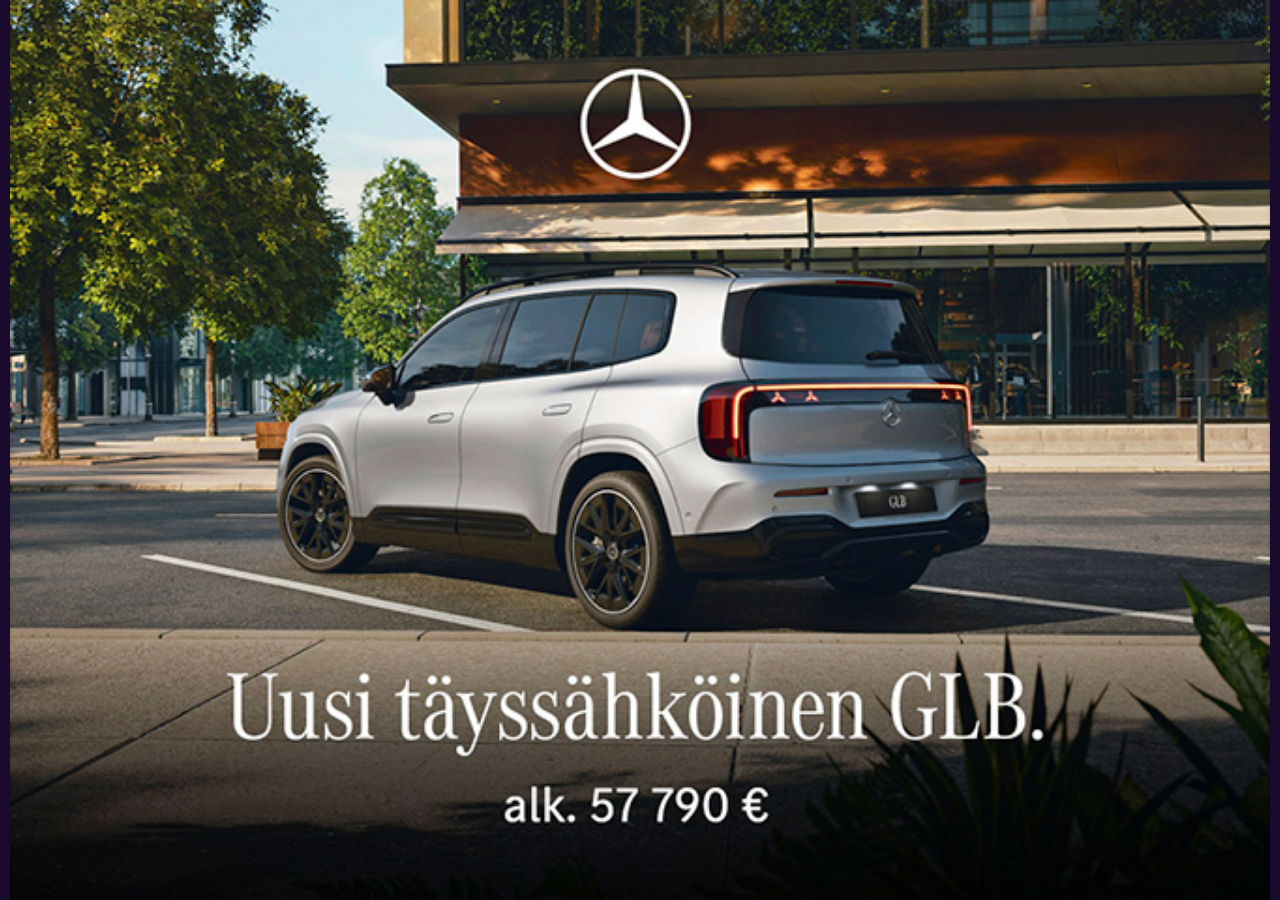
<file: index.html>
<!DOCTYPE html>
<html lang="fi">
<head>
<meta charset="UTF-8">
<meta name="viewport" content="width=device-width, initial-scale=1.0">
<title>Proscreen DS — BrightSign Test</title>
<script src="lib/hls.min.js"></script>
<style>
*, *::before, *::after {
  margin: 0;
  padding: 0;
  box-sizing: border-box;
}

html, body {
  width: 100%;
  height: 100%;
  overflow: hidden;
  background: #1a0a2e;
  font-family: Arial, Helvetica, sans-serif;
  cursor: none;
  -webkit-user-select: none;
  user-select: none;
}

#stage {
  position: fixed;
  top: 0;
  left: 0;
  width: 100%;
  height: 100%;
  background: #1a0a2e;
}

.slide {
  position: absolute;
  top: 0;
  left: 0;
  width: 100%;
  height: 100%;
  opacity: 0;
  transition: opacity 0.6s ease-in-out;
  display: flex;
  align-items: center;
  justify-content: center;
  background: #1a0a2e;
}

.slide.active {
  opacity: 1;
}

.slide canvas,
.slide img,
.slide video {
  width: 100%;
  height: 100%;
  object-fit: contain;
  display: block;
}

/* Diagnostics overlay */
#diagnostics {
  position: fixed;
  bottom: 16px;
  right: 16px;
  background: rgba(0, 0, 0, 0.7);
  color: #0f0;
  font-family: 'Courier New', monospace;
  font-size: 13px;
  line-height: 1.5;
  padding: 12px 16px;
  border-radius: 6px;
  border: 1px solid rgba(0, 255, 0, 0.3);
  z-index: 9999;
  display: none;
  min-width: 320px;
}

#diagnostics.visible {
  display: block;
}

#diagnostics dt {
  color: #0a0;
  float: left;
  clear: left;
  width: 170px;
}

#diagnostics dd {
  margin-left: 175px;
  color: #0f0;
}

/* Fallback / error screen */
#fallback {
  position: fixed;
  top: 0;
  left: 0;
  width: 100%;
  height: 100%;
  background: linear-gradient(135deg, #1a1a2e 0%, #16213e 50%, #0f3460 100%);
  display: flex;
  align-items: center;
  justify-content: center;
  z-index: 100;
  opacity: 0;
  pointer-events: none;
  transition: opacity 0.3s;
}

#fallback.visible {
  opacity: 1;
}

#fallback span {
  color: #fff;
  font-size: 48px;
  font-weight: bold;
  letter-spacing: 4px;
  text-transform: uppercase;
}
</style>
</head>
<body>

<div id="stage"></div>

<div id="fallback">
  <span>PROSCREEN</span>
</div>

<div id="diagnostics">
  <dl>
    <dt>Uptime:</dt><dd id="d-uptime">—</dd>
    <dt>Luuppikierrokset:</dt><dd id="d-loops">0</dd>
    <dt>Aika:</dt><dd id="d-time">—</dd>
    <dt>Muisti (MB):</dt><dd id="d-memory">—</dd>
    <dt>Viim. vaihto:</dt><dd id="d-lastswitch">—</dd>
    <dt>Nykyinen slot:</dt><dd id="d-current">—</dd>
    <dt>Versio:</dt><dd id="d-version">—</dd>
    <dt>Päivitys:</dt><dd id="d-update">—</dd>
  </dl>
</div>

<script>
(function() {
  'use strict';

  // ─── Configuration ───────────────────────────────────────────
  var VERSION        = '__BUILD_TIMESTAMP__';  // Replaced by CI; stays as-is in dev
  var SLIDE_DURATION = 6000;       // 6 seconds per slide
  var RELOAD_HOUR    = 3;          // Auto-reload at 03:00
  var UPDATE_CHECK_INTERVAL = 2 * 60 * 1000;  // Check for new version every 2 min

  window.PROSCREEN_VERSION = VERSION;

  // ─── Slide playlist ─────────────────────────────────────────
  // Muokkaa tätä taulukkoa lisätäksesi omia kuvia ja videoita.
  //
  // Tuetut tyypit:
  //   { type: 'image',            name: '...', src: 'assets/kuva.jpg' }
  //   { type: 'video',            name: '...', src: 'assets/video.mp4' }
  //   { type: 'canvas',           name: '...', render: function(ctx, w, h) { ... } }
  //   { type: 'canvas-animation', name: '...', render: function(ctx, w, h, t) { ... } }
  //   { type: 'iframe',           name: '...', src: 'https://example.com/html5-content' }
  //
  // Per-slide duration: lisää 'duration' (ms) ylikirjoittaaksesi SLIDE_DURATION.
  //
  var PLAYLIST = [
    {
      type: 'image',
      name: 'Testikuva (JPG)',
      src: 'test-image.jpg'
    },
    {
      type: 'iframe',
      name: 'Asiakkaan ZIP 2',
      src: 'assets/customer-zip-2/index.html',
      duration: 15000
    },
    {
      type: 'video',
      name: 'Testivideo (MP4)',
      src: 'test-video.mp4'
    },
    {
      type: 'iframe',
      name: 'ZIP PACKAGE TEST',
      src: 'assets/test-dynamic/index.html',
      duration: 15000
    },
    {
      type: 'iframe',
      name: 'Web Redirect — Mediapocket',
      src: 'https://ksml.cdn.mediapocket.fi/5ll3yKtClk0LsGajl7eq/5ll3yKtClk0LsGajl7eq-original',
      duration: 10000
    },
    {
      type: 'iframe',
      name: 'Asiakkaan ZIP 1',
      src: 'assets/customer-zip-1/index.html',
      duration: 15000
    },
    {
      type: 'canvas',
      name: 'Värigradi',
      render: function(ctx, w, h) {
        var grad = ctx.createLinearGradient(0, 0, w, h);
        grad.addColorStop(0, '#ff0000');
        grad.addColorStop(0.17, '#ff8800');
        grad.addColorStop(0.33, '#ffff00');
        grad.addColorStop(0.5, '#00ff00');
        grad.addColorStop(0.67, '#0088ff');
        grad.addColorStop(0.83, '#8800ff');
        grad.addColorStop(1, '#ff00ff');
        ctx.fillStyle = grad;
        ctx.fillRect(0, 0, w, h);
        ctx.fillStyle = '#fff';
        ctx.font = 'bold 36px Arial';
        ctx.textAlign = 'center';
        ctx.fillText('PROSCREEN TEST — Värigradi', w / 2, h / 2);
        ctx.font = '20px Arial';
        ctx.fillText('Renderöintitesti: RGB-gradientti', w / 2, h / 2 + 50);
      }
    },
    {
      type: 'canvas',
      name: 'Kontrasti',
      render: function(ctx, w, h) {
        ctx.fillStyle = '#000';
        ctx.fillRect(0, 0, w, h);
        ctx.fillStyle = '#fff';
        ctx.font = 'bold 72px Arial';
        ctx.textAlign = 'center';
        ctx.textBaseline = 'middle';
        ctx.fillText('PROSCREEN', w / 2, h / 2 - 60);
        ctx.font = '36px Arial';
        ctx.fillText('Kontrastitesti — Valkoinen / Musta', w / 2, h / 2 + 30);
        for (var i = 0; i < 16; i++) {
          var gray = Math.round((i / 15) * 255);
          ctx.fillStyle = 'rgb(' + gray + ',' + gray + ',' + gray + ')';
          ctx.fillRect((w / 16) * i, h - 80, w / 16, 60);
        }
        ctx.fillStyle = '#888';
        ctx.font = '14px Arial';
        ctx.fillText('Harmaasävy 0–255', w / 2, h - 90);
      }
    },
    {
      type: 'canvas-animation',
      name: 'Animaatio 1 — Liikkuva palkki',
      render: function(ctx, w, h, t) {
        ctx.fillStyle = '#111';
        ctx.fillRect(0, 0, w, h);
        var barCount = 8;
        var barH = h / barCount;
        for (var i = 0; i < barCount; i++) {
          var hue = ((t / 20) + i * 45) % 360;
          var offset = Math.sin((t / 1000) + i * 0.8) * (w * 0.3);
          ctx.fillStyle = 'hsl(' + hue + ', 80%, 50%)';
          ctx.fillRect(w / 2 - 200 + offset, i * barH + 4, 400, barH - 8);
        }
        ctx.fillStyle = '#fff';
        ctx.font = 'bold 28px Arial';
        ctx.textAlign = 'center';
        ctx.fillText('ANIMAATIOTESTI 1 — Liikkuva grafiikka', w / 2, 50);
      }
    },
    {
      type: 'canvas-animation',
      name: 'Animaatio 2 — Pyörivät ympyrät',
      render: function(ctx, w, h, t) {
        ctx.fillStyle = '#1a0a2e';
        ctx.fillRect(0, 0, w, h);
        var cx = w / 2;
        var cy = h / 2;
        var count = 12;
        for (var i = 0; i < count; i++) {
          var angle = (i / count) * Math.PI * 2 + t / 1500;
          var radius = 180 + Math.sin(t / 800 + i) * 40;
          var x = cx + Math.cos(angle) * radius;
          var y = cy + Math.sin(angle) * radius;
          var size = 30 + Math.sin(t / 600 + i * 0.5) * 15;
          var hue = (i / count) * 360;
          ctx.beginPath();
          ctx.arc(x, y, size, 0, Math.PI * 2);
          ctx.fillStyle = 'hsl(' + hue + ', 90%, 60%)';
          ctx.fill();
        }
        ctx.fillStyle = '#fff';
        ctx.font = 'bold 28px Arial';
        ctx.textAlign = 'center';
        ctx.fillText('ANIMAATIOTESTI 2 — Pyörivät elementit', cx, 50);
        ctx.font = '20px Arial';
        ctx.fillStyle = 'rgba(255,255,255,0.5)';
        ctx.fillText('Canvas requestAnimationFrame', cx, h - 40);
      }
    }
  ];

  // ─── State ───────────────────────────────────────────────────
  var startTime       = Date.now();
  var loopCount       = 0;
  var currentIndex    = -1;
  var lastSwitchTime  = null;
  var slideElements   = [];
  var timerHandle     = null;
  var diagInterval    = null;
  var reloadScheduled = false;

  // ─── Graceful update state ─────────────────────────────────
  var updateInProgress = false;
  var pendingUpdate    = false;
  var preloadIframe    = null;

  // ─── Debug mode via URL param ────────────────────────────────
  var params    = new URLSearchParams(window.location.search);
  var debugMode = params.get('debug') === 'true';
  var isPreloadCopy = params.get('noupdate') === 'true';
  var diagEl    = document.getElementById('diagnostics');
  if (debugMode) {
    diagEl.classList.add('visible');
  }

  // ─── DOM Setup ──────────────────────────────────────────────
  var stage = document.getElementById('stage');

  // Canvas fallback renderer for failed image/video loads
  function renderFallbackCanvas(ctx, w, h, name) {
    ctx.fillStyle = '#1a1a2e';
    ctx.fillRect(0, 0, w, h);
    ctx.strokeStyle = '#e94560';
    ctx.lineWidth = 4;
    ctx.strokeRect(20, 20, w - 40, h - 40);
    ctx.fillStyle = '#fff';
    ctx.font = 'bold 40px Arial';
    ctx.textAlign = 'center';
    ctx.textBaseline = 'middle';
    ctx.fillText('PROSCREEN', w / 2, h / 2 - 30);
    ctx.font = '24px Arial';
    ctx.fillStyle = '#e94560';
    ctx.fillText(name || 'Aineisto ei saatavilla', w / 2, h / 2 + 20);
  }

  // ─── Cache-busting for local assets ────────────────────────
  function bustCache(src) {
    if (src.indexOf('://') !== -1) return src;
    return src + (src.indexOf('?') === -1 ? '?' : '&') + '_v=' + VERSION;
  }

  function createSlideElements() {
    for (var i = 0; i < PLAYLIST.length; i++) {
      var slide = PLAYLIST[i];
      var div = document.createElement('div');
      div.className = 'slide';
      var se = { el: div, animFrameId: null, canvas: null, ctx: null, img: null, video: null, iframe: null };

      if (slide.type === 'image') {
        // Image slide with fallback canvas behind it
        var canvas = document.createElement('canvas');
        canvas.width = 1920;
        canvas.height = 1080;
        var ctx = canvas.getContext('2d');
        // Start with dark violet canvas; show fallback only on error
        ctx.fillStyle = '#1a0a2e';
        ctx.fillRect(0, 0, 1920, 1080);
        div.appendChild(canvas);
        se.canvas = canvas;
        se.ctx = ctx;

        var img = new Image();
        img.style.cssText = 'position:absolute;top:0;left:0;width:100%;height:100%;object-fit:contain;';
        img.alt = slide.name;
        img.src = bustCache(slide.src);
        img.onerror = (function(c, cx, name) {
          return function() {
            renderFallbackCanvas(cx, 1920, 1080, name);
            this.style.display = 'none';
          };
        })(canvas, ctx, slide.name);
        div.appendChild(img);
        se.img = img;

      } else if (slide.type === 'iframe') {
        // iframe slide — iframe luodaan dynaamisesti aktivoinnissa (muistinhallinta)
        var canvas = document.createElement('canvas');
        canvas.width = 1920;
        canvas.height = 1080;
        var ctx = canvas.getContext('2d');
        ctx.fillStyle = '#1a0a2e';
        ctx.fillRect(0, 0, 1920, 1080);
        div.appendChild(canvas);
        se.canvas = canvas;
        se.ctx = ctx;
        se.iframeSrc = slide.src;
        se.iframeName = slide.name;
        se.iframe = null;

      } else if (slide.type === 'video') {
        // Video slide with fallback canvas behind it
        var canvas = document.createElement('canvas');
        canvas.width = 1920;
        canvas.height = 1080;
        var ctx = canvas.getContext('2d');
        ctx.fillStyle = '#1a0a2e';
        ctx.fillRect(0, 0, 1920, 1080);
        div.appendChild(canvas);
        se.canvas = canvas;
        se.ctx = ctx;

        var video = document.createElement('video');
        video.style.cssText = 'position:absolute;top:0;left:0;width:100%;height:100%;object-fit:contain;';
        video.muted = true;
        video.autoplay = false; // We control play/pause manually
        video.playsInline = true;
        video.setAttribute('playsinline', '');
        video.preload = 'auto';
        video.loop = false;
        video.onerror = (function(cx, name) {
          return function() {
            renderFallbackCanvas(cx, 1920, 1080, name);
            this.style.display = 'none';
          };
        })(ctx, slide.name);

        // HLS stream support (.m3u8)
        var isHLS = /\.m3u8($|\?)/.test(slide.src);
        if (isHLS && typeof Hls !== 'undefined' && Hls.isSupported()) {
          var hls = new Hls();
          hls.loadSource(slide.src);
          hls.attachMedia(video);
          hls.on(Hls.Events.ERROR, function(event, data) {
            console.warn('[HLS] Error:', data.type, data.details);
          });
          se.hls = hls;
        } else if (isHLS && video.canPlayType('application/vnd.apple.mpegurl')) {
          // Native HLS (Safari / some BrightSign firmware)
          video.src = bustCache(slide.src);
        } else {
          if (isHLS) {
            console.warn('[HLS] hls.js not available and no native HLS support — .m3u8 will not play');
          }
          video.src = bustCache(slide.src);
        }

        div.appendChild(video);
        se.video = video;

      } else {
        // Canvas or canvas-animation
        var canvas = document.createElement('canvas');
        canvas.width = 1920;
        canvas.height = 1080;
        div.appendChild(canvas);
        se.canvas = canvas;
        se.ctx = canvas.getContext('2d');

        if (slide.type === 'canvas') {
          slide.render(se.ctx, canvas.width, canvas.height);
        }
      }

      stage.appendChild(div);
      slideElements.push(se);
    }
  }

  // ─── Animation loop for animated canvases ───────────────────
  function startAnimation(index) {
    var se = slideElements[index];
    var slide = PLAYLIST[index];
    if (slide.type !== 'canvas-animation') return;
    var startT = performance.now();
    function frame() {
      var t = performance.now() - startT;
      slide.render(se.ctx, se.canvas.width, se.canvas.height, t);
      se.animFrameId = requestAnimationFrame(frame);
    }
    se.animFrameId = requestAnimationFrame(frame);
  }

  function stopAnimation(index) {
    var se = slideElements[index];
    if (se.animFrameId !== null) {
      cancelAnimationFrame(se.animFrameId);
      se.animFrameId = null;
    }
  }

  // ─── Video play/pause management ────────────────────────────
  function createIframe(se) {
    var iframe = document.createElement('iframe');
    iframe.style.cssText = 'position:absolute;top:0;left:0;width:100%;height:100%;border:none;background:transparent;';
    iframe.setAttribute('allowfullscreen', '');
    iframe.setAttribute('allow', 'autoplay; encrypted-media; fullscreen; accelerometer; gyroscope; picture-in-picture; web-share');
    iframe.setAttribute('referrerpolicy', 'no-referrer-when-downgrade');
    iframe.setAttribute('loading', 'eager');
    iframe.onerror = (function(cx, name, iframeEl) {
      return function() {
        renderFallbackCanvas(cx, 1920, 1080, name + ' (latausvirhe)');
        iframeEl.style.display = 'none';
      };
    })(se.ctx, se.iframeName, iframe);
    iframe.src = bustCache(se.iframeSrc);
    se.el.appendChild(iframe);
    se.iframe = iframe;

    // Kutsu ProscreenPlay() iframe-sisällölle kun se on latautunut
    iframe.addEventListener('load', function() {
      try {
        if (iframe.contentWindow && typeof iframe.contentWindow.ProscreenPlay === 'function') {
          iframe.contentWindow.ProscreenPlay();
        }
      } catch (e) {
        // Cross-origin — ei voi kutsua, sisältö käynnistää itse
      }
    });
  }

  function destroyIframe(se) {
    if (se.iframe) {
      se.iframe.src = 'about:blank';
      se.el.removeChild(se.iframe);
      se.iframe = null;
    }
  }

  function activateSlideMedia(index) {
    var se = slideElements[index];
    var slide = PLAYLIST[index];
    if (slide.type === 'video' && se.video) {
      try {
        var isHLS = /\.m3u8($|\?)/.test(slide.src);
        if (!isHLS) {
          se.video.currentTime = 0;
        }
        se.video.play().catch(function() {});
      } catch (e) {}
    }
    if (slide.type === 'iframe' && se.iframeSrc) {
      createIframe(se);
    }
    if (slide.type === 'canvas-animation') {
      startAnimation(index);
    }
  }

  function deactivateSlideMedia(index) {
    var se = slideElements[index];
    var slide = PLAYLIST[index];
    if (slide.type === 'video' && se.video) {
      try { se.video.pause(); } catch (e) {}
    }
    if (slide.type === 'iframe') {
      destroyIframe(se);
    }
    if (slide.type === 'canvas-animation') {
      stopAnimation(index);
    }
  }

  // ─── Slide advancement ──────────────────────────────────────
  function showSlide(index) {
    if (currentIndex >= 0) {
      slideElements[currentIndex].el.classList.remove('active');
      deactivateSlideMedia(currentIndex);
    }

    currentIndex = index;
    lastSwitchTime = new Date();

    activateSlideMedia(index);
    slideElements[index].el.classList.add('active');
  }

  function nextSlide() {
    // If an update is pending, execute it during the slide transition
    if (pendingUpdate && preloadIframe) {
      executeUpdate();
      return;
    }
    var next = (currentIndex + 1) % PLAYLIST.length;
    if (next === 0 && currentIndex >= 0) {
      loopCount++;
    }
    showSlide(next);
  }

  function schedulNext() {
    var dur = (PLAYLIST[currentIndex] && PLAYLIST[currentIndex].duration) || SLIDE_DURATION;
    timerHandle = setTimeout(function() {
      nextSlide();
      schedulNext();
    }, dur);
  }

  function startLoop() {
    showSlide(0);
    schedulNext();
  }

  // ─── Diagnostics update ─────────────────────────────────────
  function formatUptime(ms) {
    var s = Math.floor(ms / 1000);
    var d = Math.floor(s / 86400);
    s %= 86400;
    var h = Math.floor(s / 3600);
    s %= 3600;
    var m = Math.floor(s / 60);
    s %= 60;
    var parts = [];
    if (d > 0) parts.push(d + 'pv');
    parts.push(h + 'h');
    parts.push(m + 'min');
    parts.push(s + 's');
    return parts.join(' ');
  }

  function updateDiagnostics() {
    if (!debugMode) return;
    var now = Date.now();
    document.getElementById('d-uptime').textContent = formatUptime(now - startTime);
    document.getElementById('d-loops').textContent = loopCount;
    document.getElementById('d-time').textContent = new Date().toLocaleString('fi-FI');
    document.getElementById('d-current').textContent =
      currentIndex >= 0 ? (currentIndex + 1) + '/' + PLAYLIST.length + ' — ' + PLAYLIST[currentIndex].name : '—';
    document.getElementById('d-lastswitch').textContent =
      lastSwitchTime ? lastSwitchTime.toLocaleTimeString('fi-FI') : '—';

    if (window.performance && performance.memory) {
      var used = (performance.memory.usedJSHeapSize / 1048576).toFixed(1);
      var total = (performance.memory.totalJSHeapSize / 1048576).toFixed(1);
      document.getElementById('d-memory').textContent = used + ' / ' + total;
    } else {
      document.getElementById('d-memory').textContent = 'ei saatavilla';
    }

    document.getElementById('d-version').textContent = VERSION;
    document.getElementById('d-update').textContent =
      updateInProgress ? 'Ladataan...' :
      pendingUpdate ? 'Odottaa vaihtoa' :
      'OK';
  }

  // ─── Auto-reload at 03:00 ───────────────────────────────────
  function checkAutoReload() {
    if (reloadScheduled || isPreloadCopy) return;
    var now = new Date();
    var uptimeMs = Date.now() - startTime;
    if (uptimeMs < 4 * 60 * 60 * 1000) return;
    if (now.getHours() === RELOAD_HOUR && now.getMinutes() < 2) {
      reloadScheduled = true;
      document.body.style.transition = 'opacity 0.8s ease-in-out';
      document.body.style.opacity = '0';
      setTimeout(function() {
        window.location.href = window.location.pathname + '?_r=' + Date.now();
      }, 900);
    }
  }

  // ─── Graceful content update ────────────────────────────────
  function fetchText(url, callback) {
    if (typeof fetch !== 'undefined') {
      fetch(url, { cache: 'no-store' })
        .then(function(r) { if (!r.ok) throw new Error('HTTP ' + r.status); return r.text(); })
        .then(function(text) { callback(null, text); })
        .catch(function(err) { callback(err); });
    } else {
      var xhr = new XMLHttpRequest();
      xhr.timeout = 15000;
      xhr.onload = function() {
        if (xhr.status === 200) callback(null, xhr.responseText);
        else callback(new Error('HTTP ' + xhr.status));
      };
      xhr.onerror = function() { callback(new Error('Network error')); };
      xhr.ontimeout = function() { callback(new Error('Timeout')); };
      xhr.open('GET', url, true);
      xhr.send();
    }
  }

  function checkForUpdate() {
    if (updateInProgress || isPreloadCopy) return;
    // Don't check if VERSION is the raw placeholder (local dev)
    if (VERSION === '__BUILD_TIMESTAMP__') return;

    updateInProgress = true;
    var url = window.location.pathname + '?_cb=' + Date.now();

    fetchText(url, function(err, html) {
      if (err) {
        console.warn('[Update] Check failed:', err);
        updateInProgress = false;
        return;
      }
      var match = html.match(/var VERSION\s*=\s*'([^']+)'/);
      if (match && match[1] && match[1] !== VERSION) {
        console.log('[Update] New version detected: ' + match[1] + ' (current: ' + VERSION + ')');
        prepareUpdate();
      } else {
        updateInProgress = false;
      }
    });
  }

  function prepareUpdate() {
    preloadIframe = document.createElement('iframe');
    preloadIframe.style.cssText = 'position:fixed;top:0;left:0;width:100%;height:100%;' +
      'border:none;opacity:0;pointer-events:none;z-index:0;';
    preloadIframe.src = window.location.pathname + '?_v=' + Date.now() + '&noupdate=true';

    preloadIframe.onload = function() {
      console.log('[Update] New version preloaded in iframe, scheduling transition');
      scheduleTransition();
    };

    preloadIframe.onerror = function() {
      console.warn('[Update] Preload failed');
      cleanupPreloadIframe();
      updateInProgress = false;
    };

    document.body.appendChild(preloadIframe);
  }

  function cleanupPreloadIframe() {
    if (preloadIframe) {
      preloadIframe.src = 'about:blank';
      if (preloadIframe.parentNode) preloadIframe.parentNode.removeChild(preloadIframe);
      preloadIframe = null;
    }
  }

  function scheduleTransition() {
    pendingUpdate = true;
    // Safety: force transition after 2 minutes if no slide change occurs
    setTimeout(function() {
      if (pendingUpdate) executeUpdate();
    }, 120000);
  }

  function executeUpdate() {
    pendingUpdate = false;
    cleanupPreloadIframe();

    // Fade out to dark background, then reload with cache-busted URL
    document.body.style.transition = 'opacity 0.8s ease-in-out';
    document.body.style.opacity = '0';

    setTimeout(function() {
      window.location.href = window.location.pathname + '?_r=' + Date.now();
    }, 900);
  }

  // ─── Error boundary ─────────────────────────────────────────
  var fallbackEl = document.getElementById('fallback');

  function showFallback() {
    fallbackEl.classList.add('visible');
  }

  function hideFallback() {
    fallbackEl.classList.remove('visible');
  }

  window.onerror = function(msg, src, line, col, err) {
    showFallback();
    setTimeout(function() {
      try {
        hideFallback();
        if (!timerHandle) {
          startLoop();
        }
      } catch (e) {
        window.location.reload();
      }
    }, 5000);
    return true;
  };

  window.onunhandledrejection = function(event) {
    event.preventDefault();
    showFallback();
    setTimeout(function() {
      hideFallback();
    }, 5000);
  };

  // ─── Listen for iframe skip requests ────────────────────────
  window.addEventListener('message', function(event) {
    if (event.data && event.data.type === 'proscreen-skip-slide') {
      // iframe requested skip — advance to next slide immediately
      if (timerHandle) {
        clearTimeout(timerHandle);
        timerHandle = null;
      }
      nextSlide();
      schedulNext();
    }
  });

  // ─── Init ───────────────────────────────────────────────────
  function init() {
    try {
      createSlideElements();
      startLoop();

      if (debugMode) {
        updateDiagnostics();
        diagInterval = setInterval(updateDiagnostics, 1000);
      }

      setInterval(checkAutoReload, 30000);

      // Graceful update checker (skip for preload copies)
      if (!isPreloadCopy) {
        setTimeout(checkForUpdate, 60000);  // First check after 60s
        setInterval(checkForUpdate, UPDATE_CHECK_INTERVAL);
      }
    } catch (e) {
      showFallback();
      setTimeout(function() {
        window.location.reload();
      }, 10000);
    }
  }

  if (document.readyState === 'loading') {
    document.addEventListener('DOMContentLoaded', init);
  } else {
    init();
  }

})();
</script>
</body>
</html>
</file>
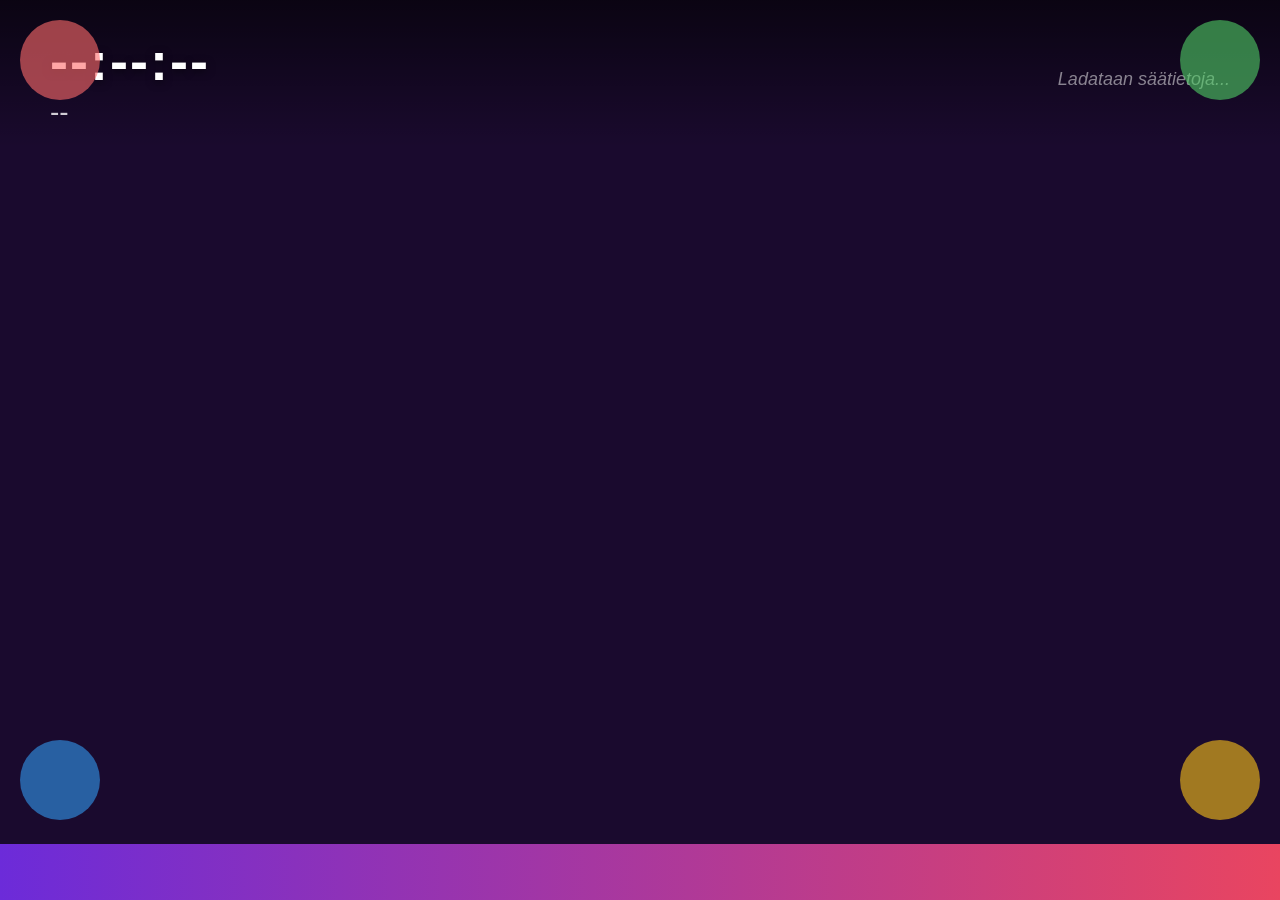
<file: assets/test-dynamic/index.html>
<!DOCTYPE html>
<html lang="fi">
<head>
<meta charset="UTF-8">
<meta name="viewport" content="width=1920, initial-scale=1.0">
<title>Proscreen — HTML5 ZIP Test</title>
<link rel="stylesheet" href="css/style.css">
</head>
<body>

<div class="container">
  <!-- Header: Clock + Weather -->
  <div class="header">
    <div>
      <div class="clock" id="clock-time">--:--:--</div>
      <div class="clock-date" id="clock-date">--</div>
    </div>
    <div class="weather" id="weather-content">
      <div class="weather-offline">Ladataan säätietoja...</div>
    </div>
  </div>

  <!-- Video / Canvas placeholder area -->
  <div class="video-area">
    <canvas id="placeholder-canvas"></canvas>
    <video id="local-video" muted loop playsinline autoplay style="display:none;">
      <!-- Testaaja: lisää MP4-tiedosto assets/ -kansioon ja päivitä src -->
      <!-- <source src="assets/video.mp4" type="video/mp4"> -->
    </video>
  </div>

  <!-- Scrolling ticker bar -->
  <div class="ticker-bar">
    <span class="ticker-text">
      ★ PROSCREEN HTML5 ZIP PACKAGE TEST ★ Dynaaminen sisältö SD-kortilta ★ Kello, sää, video, CSS-animaatiot ★ Testataan BrightSign-yhteensopivuutta ★
    </span>
  </div>
</div>

<!-- CSS animation test: pulsing corners -->
<div class="pulse-corner tl"></div>
<div class="pulse-corner tr"></div>
<div class="pulse-corner bl"></div>
<div class="pulse-corner br"></div>


<script src="js/app.js"></script>
</body>
</html>
</file>
<file: assets/test-dynamic/css/style.css>
/* Proscreen HTML5 ZIP Test — Styles */

*, *::before, *::after {
  margin: 0;
  padding: 0;
  box-sizing: border-box;
}

html, body {
  width: 100%;
  height: 100%;
  overflow: hidden;
  background: #1a0a2e;
  font-family: Arial, Helvetica, sans-serif;
  color: #fff;
  -webkit-user-select: none;
  user-select: none;
}

/* ─── Layout ─────────────────────────────────────── */
.container {
  position: relative;
  width: 100%;
  height: 100%;
  display: grid;
  grid-template-rows: auto 1fr auto;
  grid-template-columns: 1fr 1fr;
}

/* ─── Header: Clock + Weather ────────────────────── */
.header {
  grid-column: 1 / -1;
  display: flex;
  justify-content: space-between;
  align-items: center;
  padding: 30px 50px 20px;
  background: linear-gradient(180deg, rgba(0,0,0,0.6) 0%, transparent 100%);
  z-index: 2;
}

.clock {
  font-size: 54px;
  font-weight: bold;
  letter-spacing: 2px;
  text-shadow: 0 2px 8px rgba(0,0,0,0.5);
}

.clock-date {
  font-size: 28px;
  font-weight: normal;
  opacity: 0.8;
  margin-top: 4px;
}

.weather {
  text-align: right;
  min-width: 280px;
}

.weather-temp {
  font-size: 48px;
  font-weight: bold;
}

.weather-desc {
  font-size: 22px;
  opacity: 0.8;
  margin-top: 2px;
}

.weather-icon {
  width: 64px;
  height: 64px;
  vertical-align: middle;
}

.weather-offline {
  font-size: 18px;
  opacity: 0.5;
  font-style: italic;
}

/* ─── Video area ─────────────────────────────────── */
.video-area {
  grid-column: 1 / -1;
  position: relative;
  overflow: hidden;
}

.video-area video,
.video-area canvas {
  position: absolute;
  top: 0;
  left: 0;
  width: 100%;
  height: 100%;
  object-fit: cover;
}

/* ─── Scrolling ticker ───────────────────────────── */
.ticker-bar {
  grid-column: 1 / -1;
  background: linear-gradient(90deg, #6c2bd9, #e94560, #6c2bd9);
  background-size: 200% 100%;
  padding: 14px 0;
  overflow: hidden;
  white-space: nowrap;
  z-index: 2;
}

.ticker-text {
  display: inline-block;
  font-size: 24px;
  font-weight: bold;
  letter-spacing: 3px;
  text-transform: uppercase;
  animation: ticker-scroll 20s linear infinite;
  padding-left: 100%;
}

@keyframes ticker-scroll {
  0%   { transform: translateX(0); }
  100% { transform: translateX(-100%); }
}

/* ─── CSS animation test: pulsing corners ────────── */
.pulse-corner {
  position: absolute;
  width: 80px;
  height: 80px;
  border-radius: 50%;
  opacity: 0.6;
  animation: pulse 2s ease-in-out infinite;
  z-index: 3;
  pointer-events: none;
}

.pulse-corner.tl { top: 20px; left: 20px; background: #ff6b6b; animation-delay: 0s; }
.pulse-corner.tr { top: 20px; right: 20px; background: #51cf66; animation-delay: 0.5s; }
.pulse-corner.bl { bottom: 80px; left: 20px; background: #339af0; animation-delay: 1s; }
.pulse-corner.br { bottom: 80px; right: 20px; background: #fcc419; animation-delay: 1.5s; }

@keyframes pulse {
  0%, 100% { transform: scale(0.6); opacity: 0.3; }
  50%      { transform: scale(1.2); opacity: 0.8; }
}
</file>
